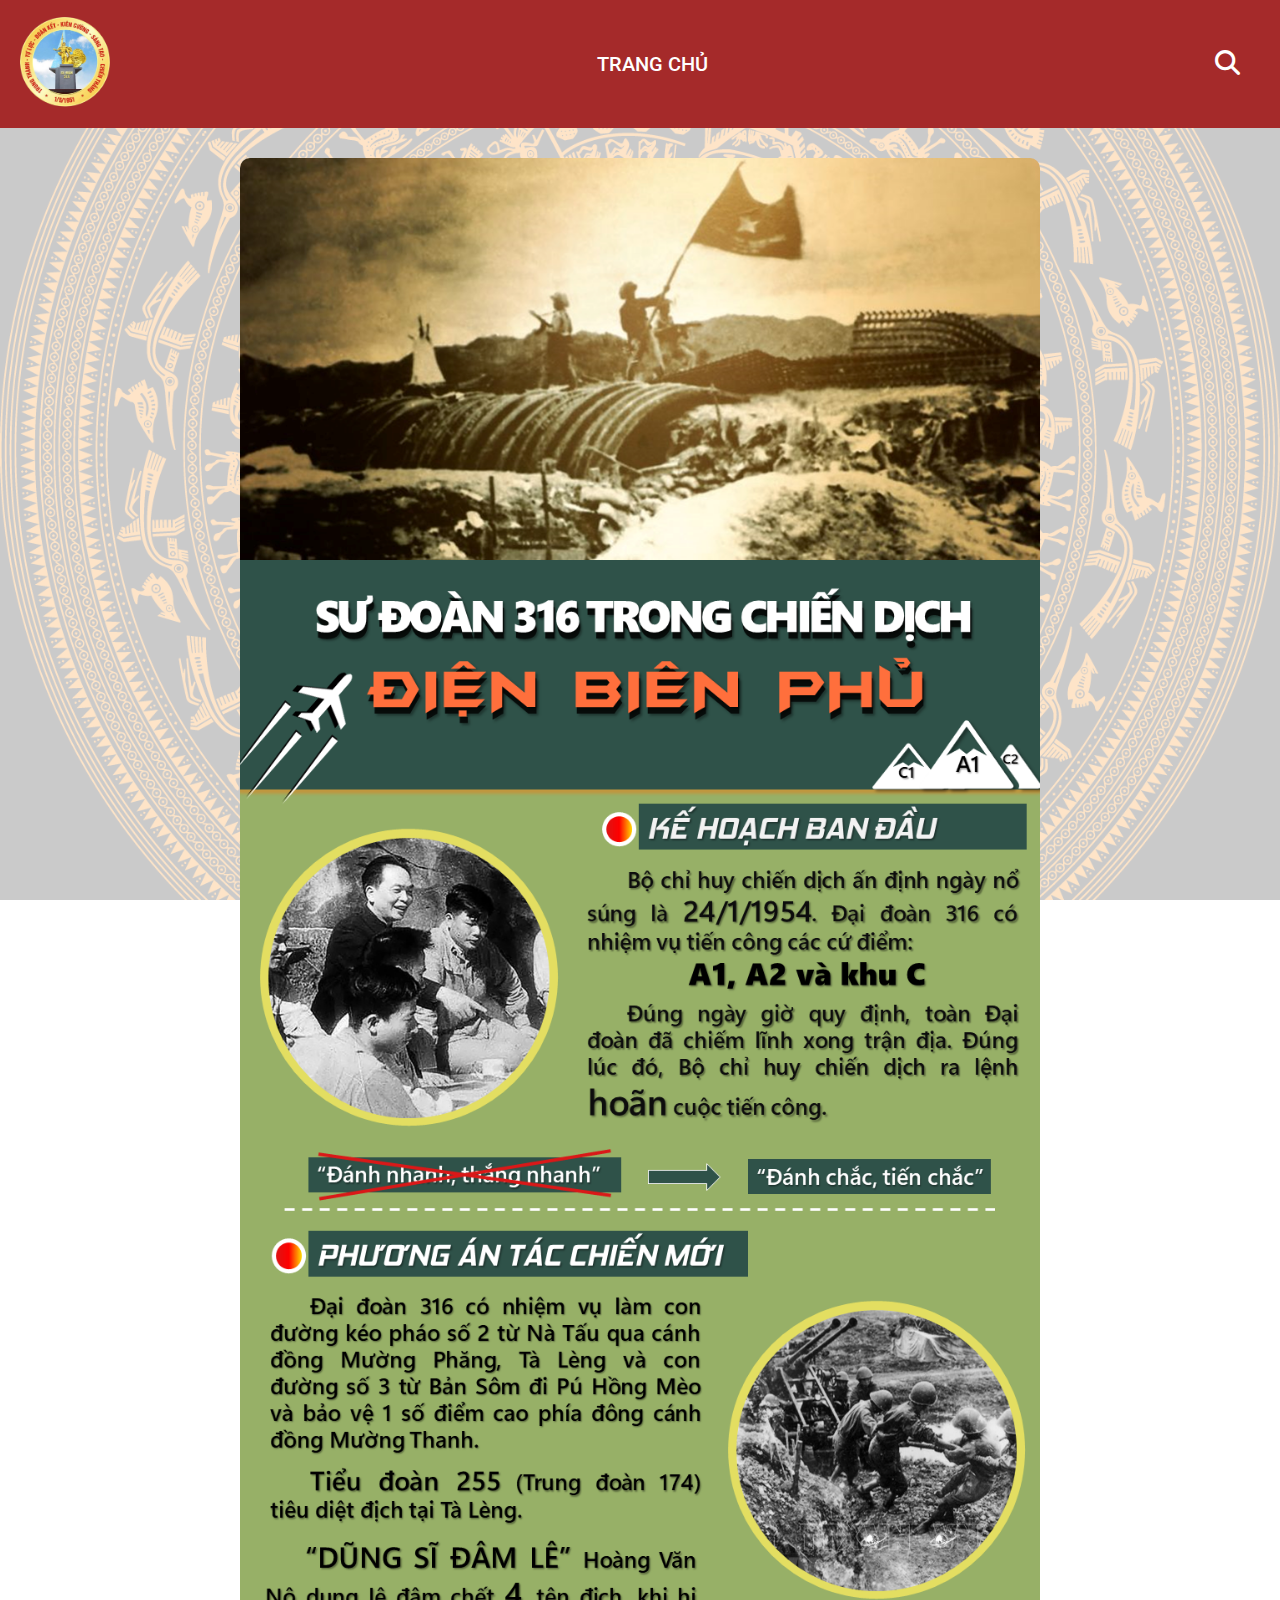
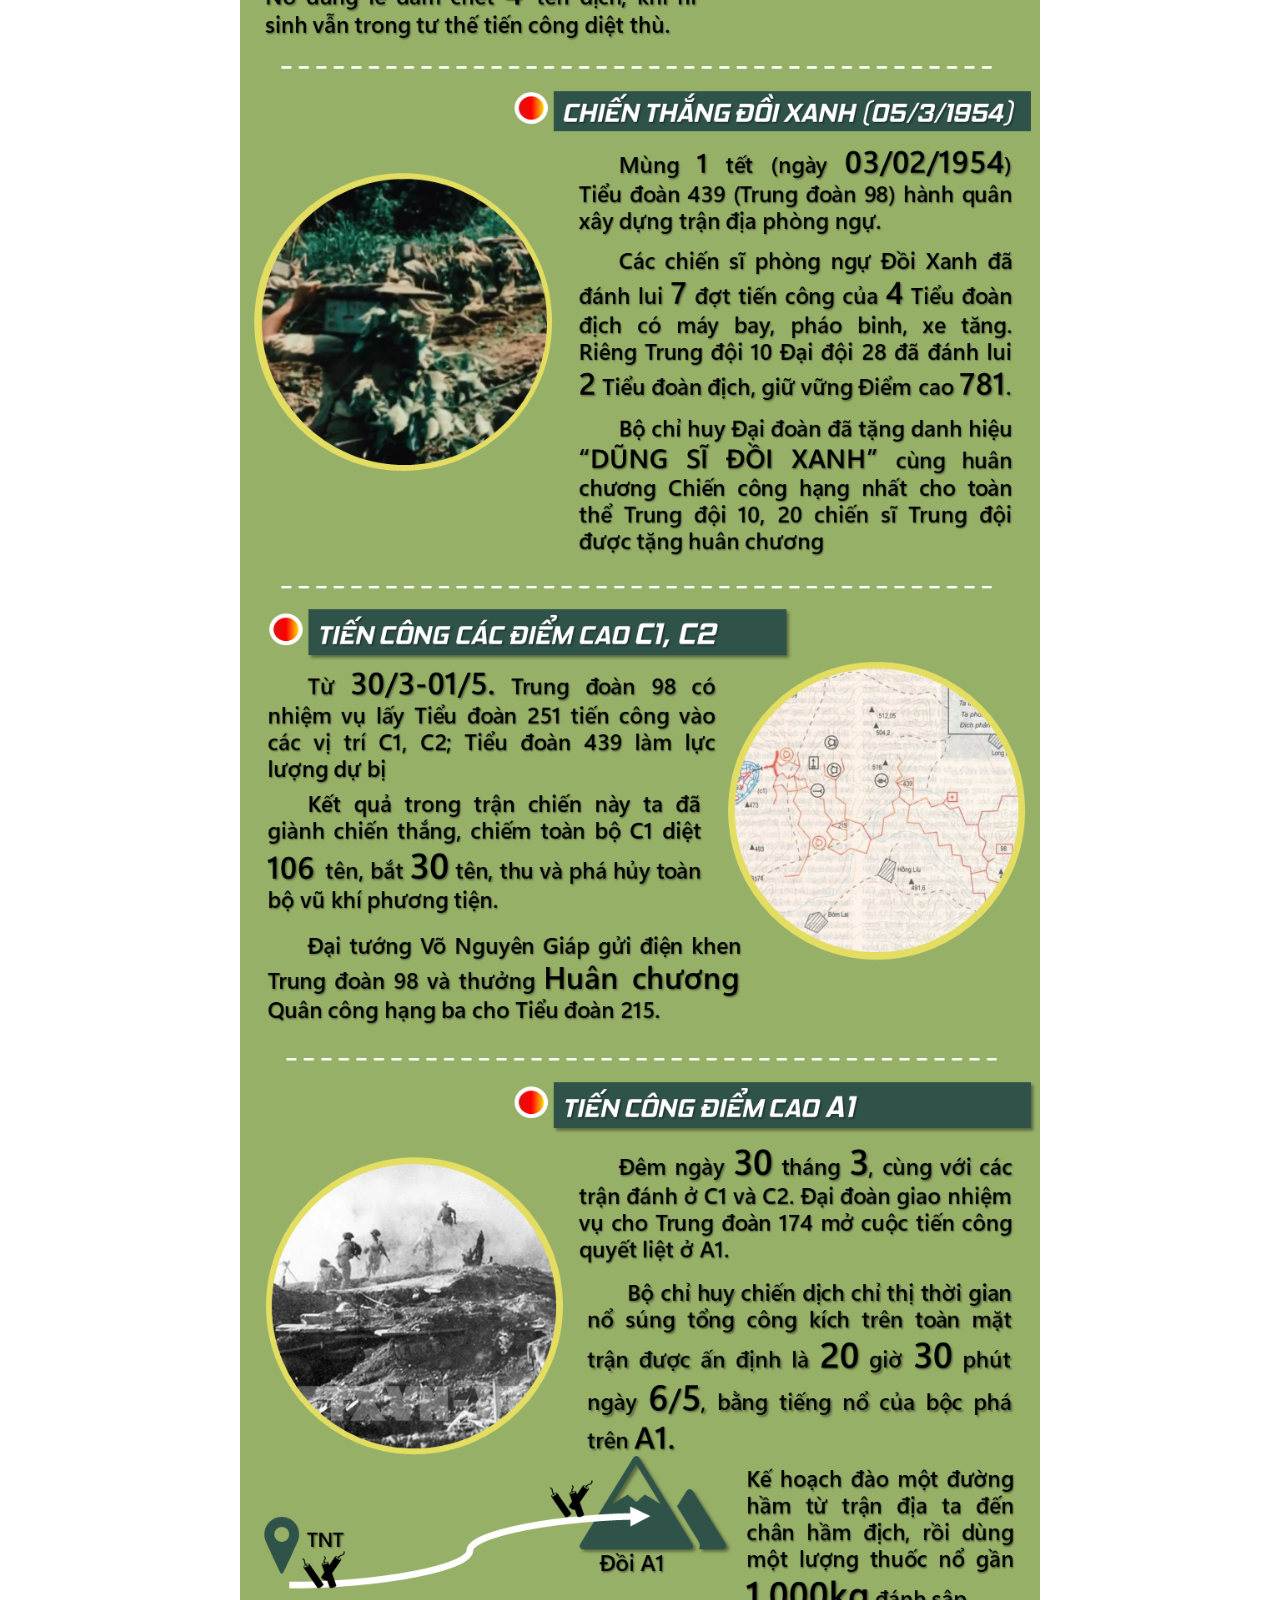
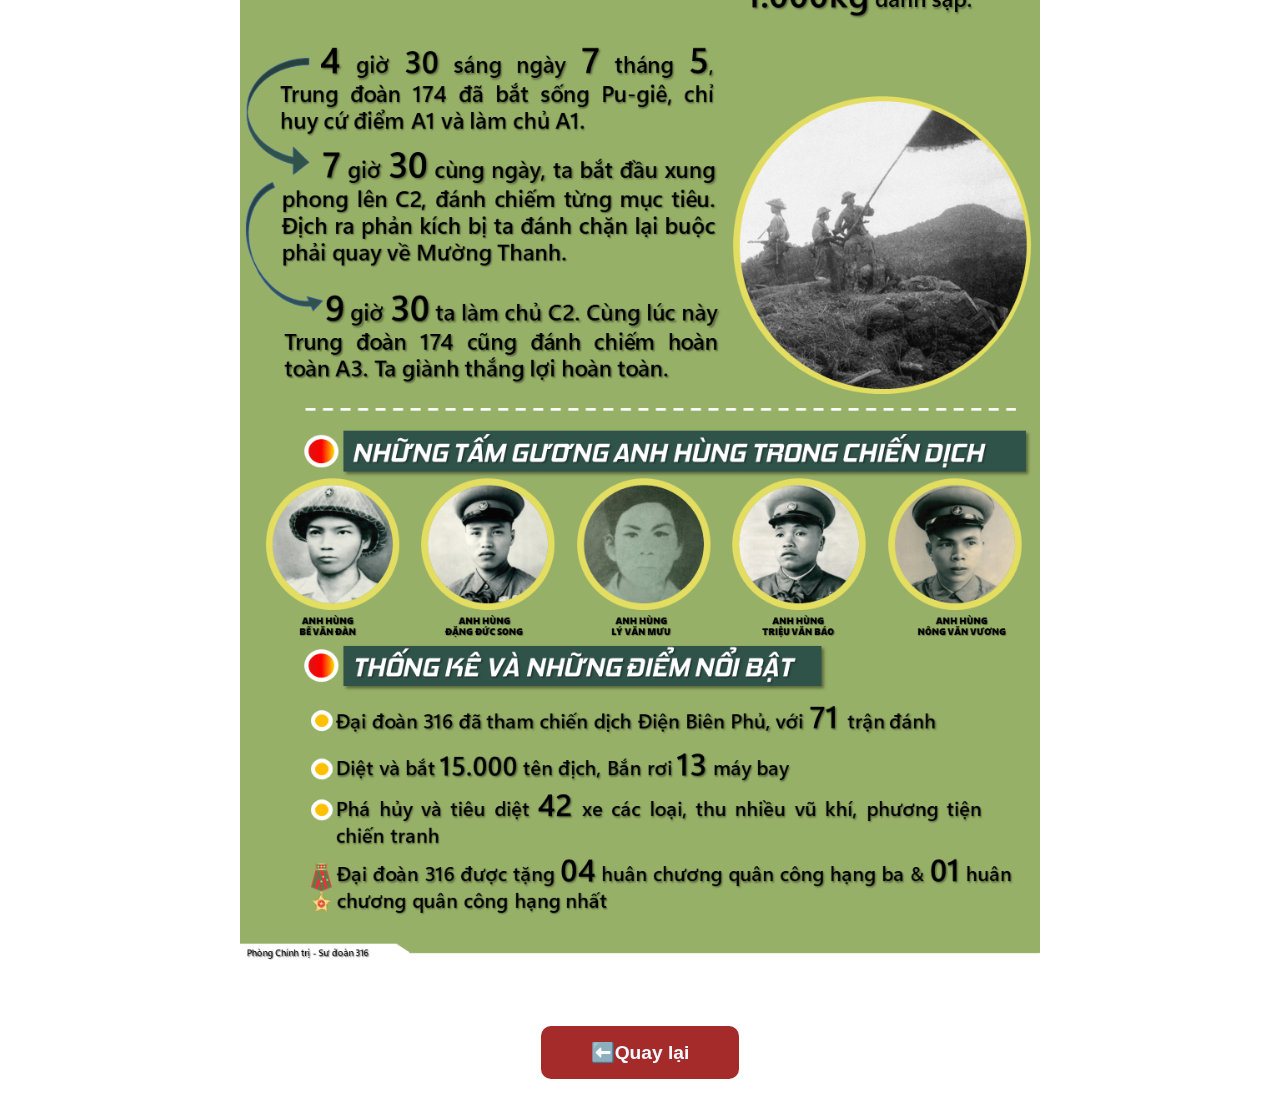
<file: pages/detail1/detail.html>
<!DOCTYPE html>
<html lang="en">
  <head>
    <meta charset="UTF-8" />
    <meta name="viewport" content="width=device-width, initial-scale=1.0" />
    <title>Detail Page</title>
    <!--  Font awearsome -->
    <link
      rel="stylesheet"
      href="https://cdnjs.cloudflare.com/ajax/libs/font-awesome/6.7.2/css/all.min.css"
      integrity="sha512-Evv84Mr4kqVGRNSgIGL/F/aIDqQb7xQ2vcrdIwxfjThSH8CSR7PBEakCr51Ck+w+/U6swU2Im1vVX0SVk9ABhg=="
      crossorigin="anonymous"
      referrerpolicy="no-referrer"
    />
    <!-- Font google -->
    <link
      href="https://fonts.googleapis.com/css2?family=Roboto:ital,wght@0,100..900;1,100..900&display=swap"
      rel="stylesheet"
    />

    <!-- Đường dẫn tới css -->
    <link rel="stylesheet" href="../../style.css" />
    <link rel="stylesheet" href="detail.css" />
  </head>
  <body>
    <header>
      <div class="logo">
        <a href="../../index.html"
          ><img src="../../assets/images/logo.png" alt="logo"
        /></a>
      </div>

      <nav class="header__navbar">
        <ul>
          <li><a href="../../index.html">TRANG CHỦ</a></li>
        </ul>
      </nav>

      <div class="header__info">
        <i class="fa fa-search"></i>
        <a class="cart" href="../../pages/cart/cart.html"></a>
      </div>
    </header>

    <div class="detail-container">
      <div class="detail">
        <div class="detail-image">
          <img src="../../assets/images/INFODBP.png" alt="INFODBP" />
        </div>
      </div>
    </div>
    <button class="BackBtn" onclick="goBack()">⬅️Quay lại</button>
    <script>
      function goBack() {
        window.history.back();
      }
    </script>
  </body>
</html>
</file>
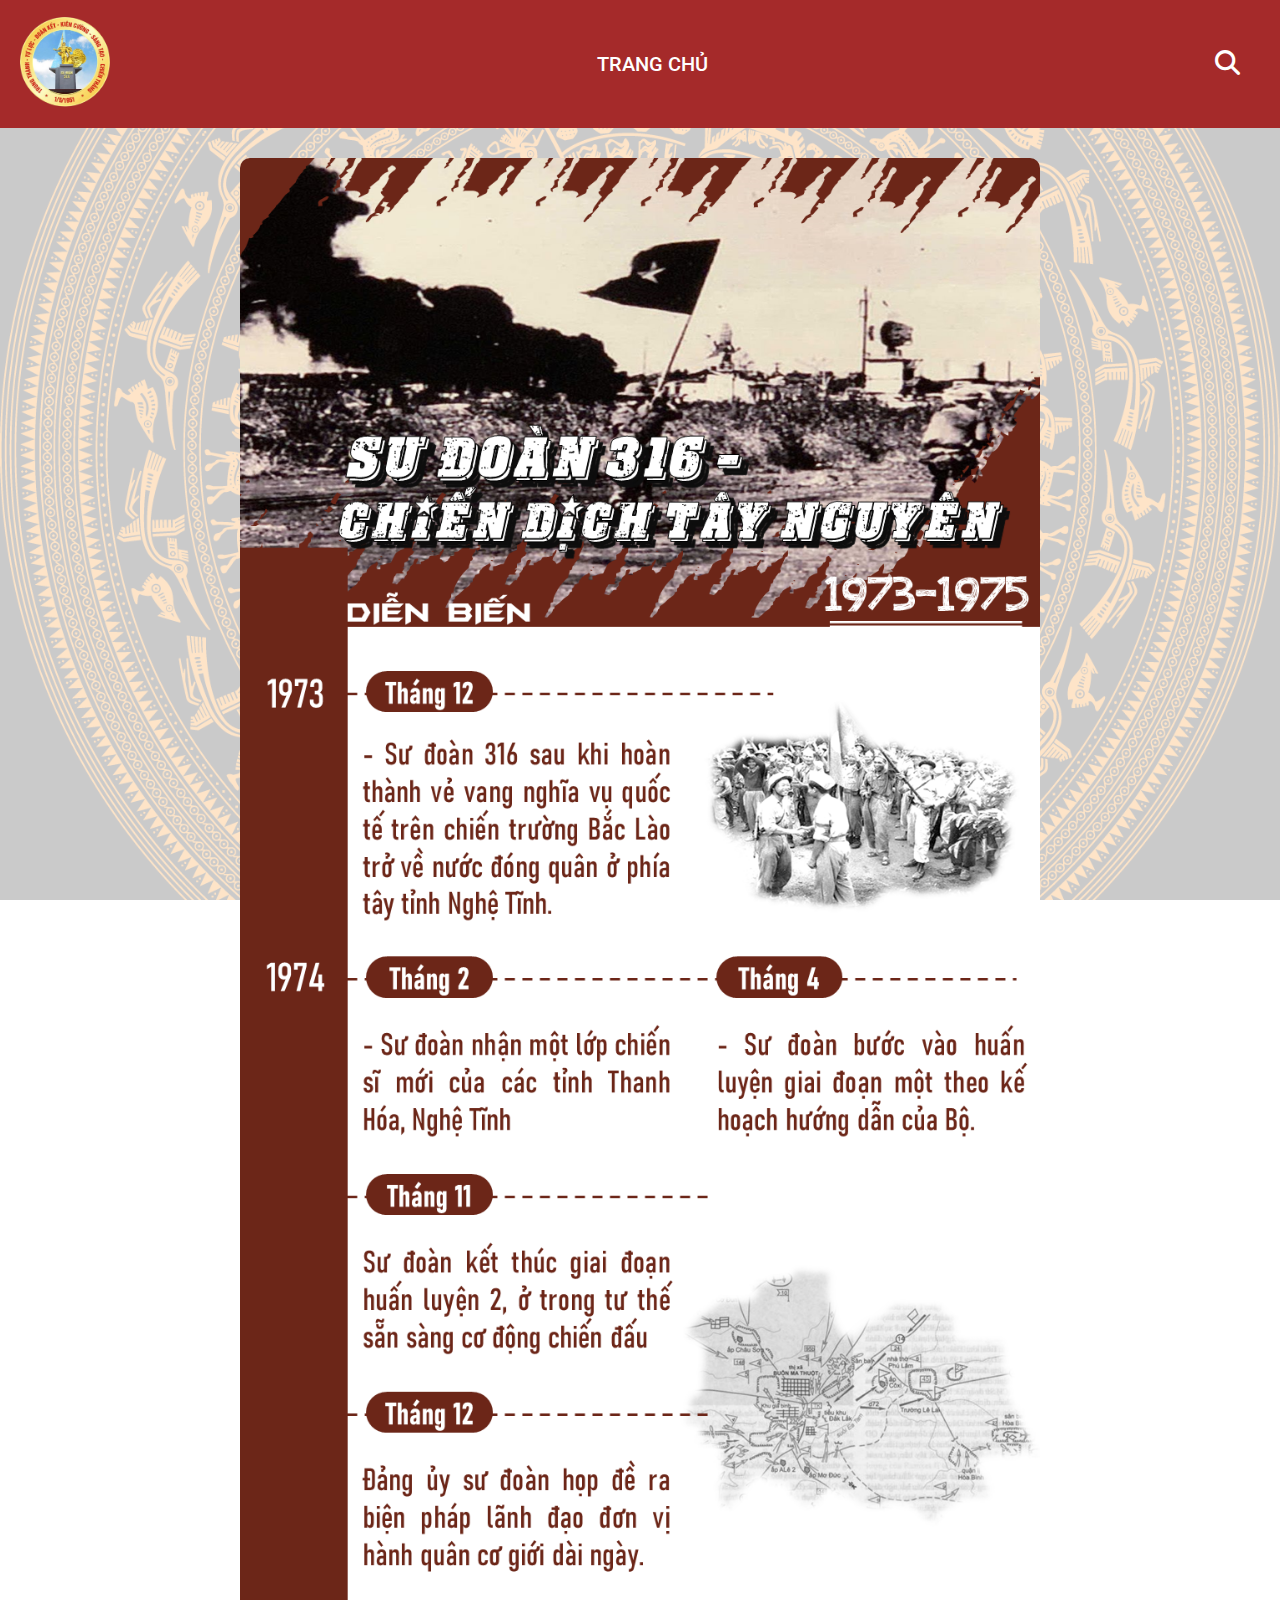
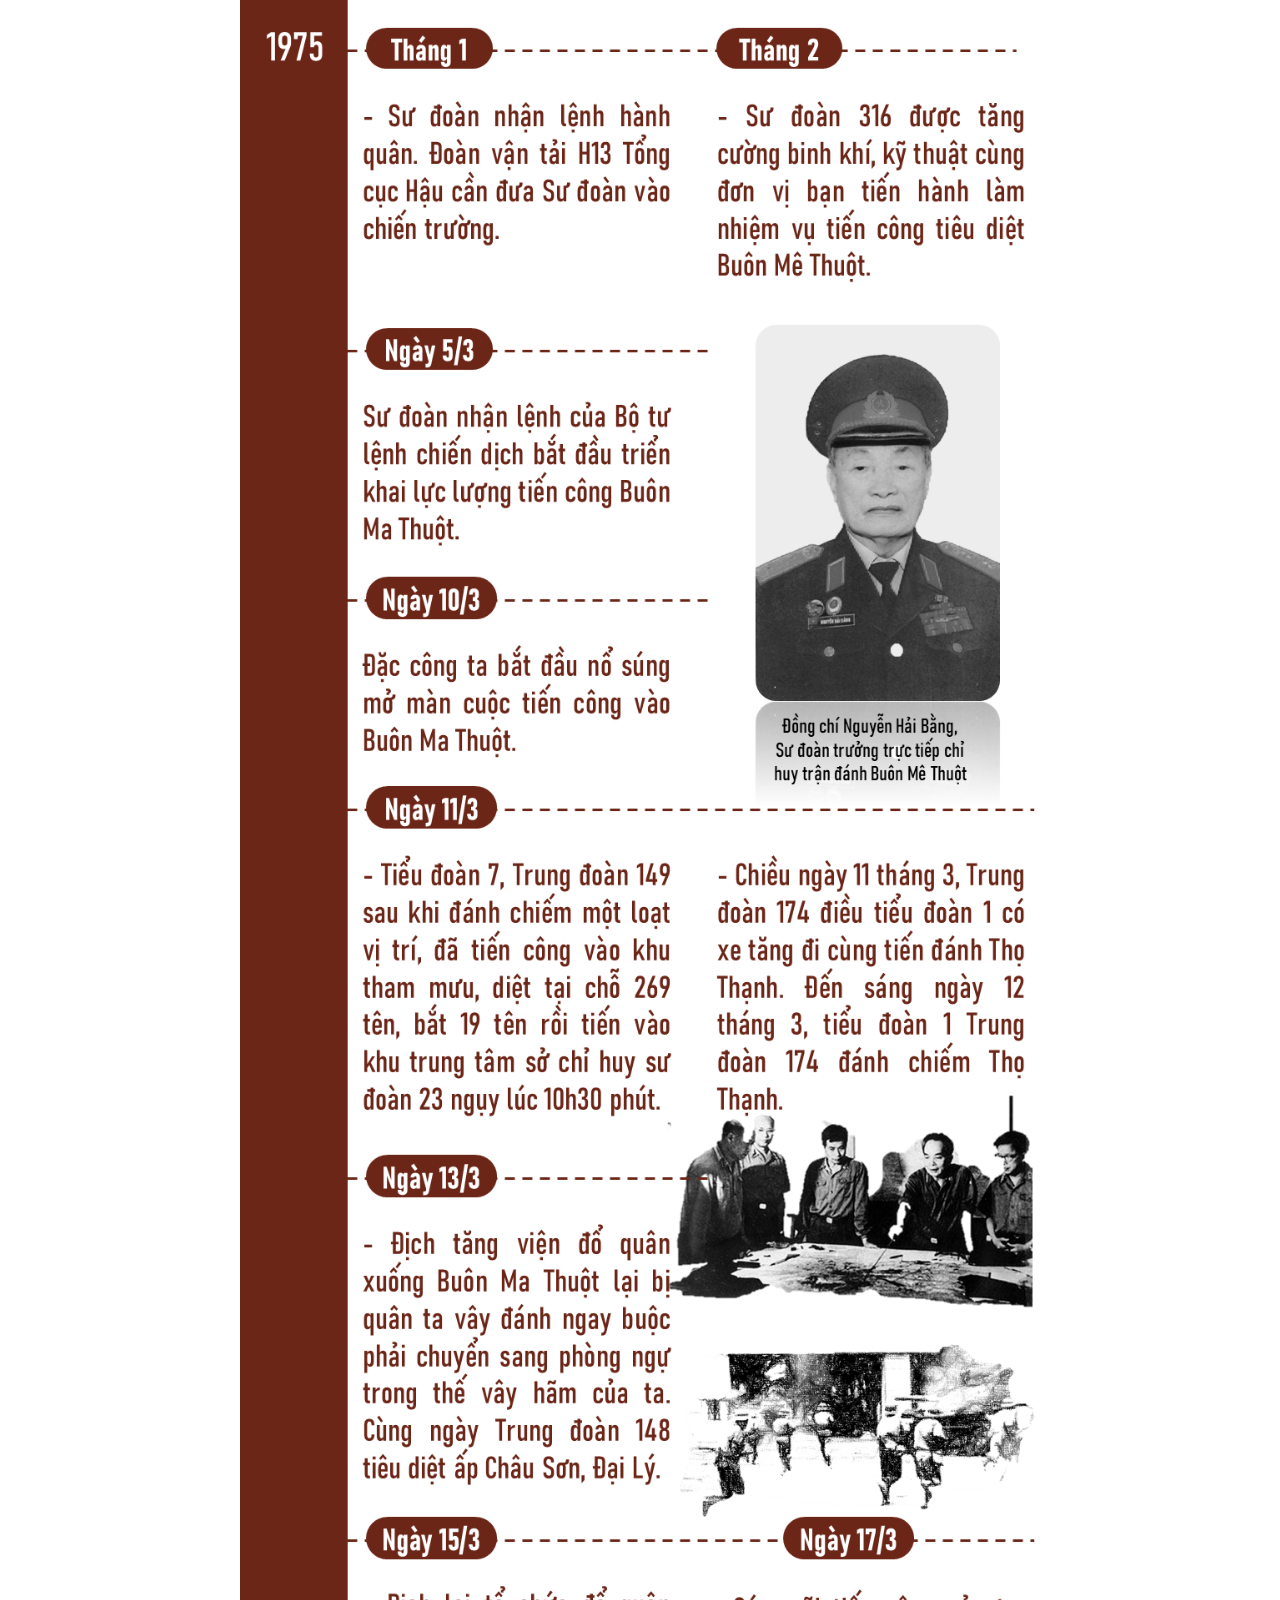
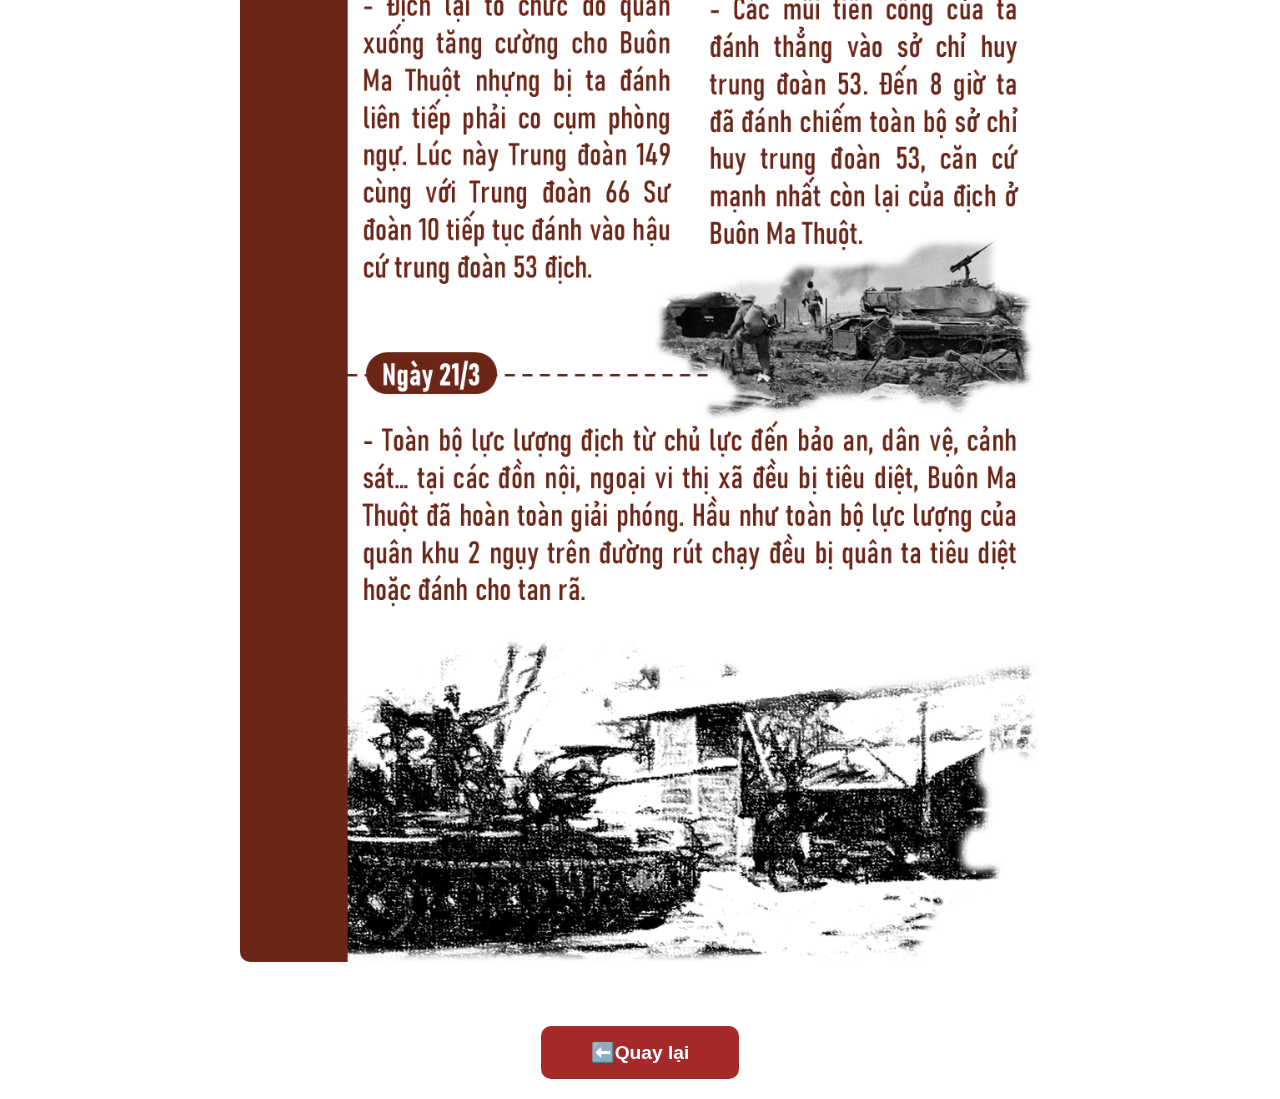
<file: pages/detail2/detail.html>
<!DOCTYPE html>
<html lang="en">
  <head>
    <meta charset="UTF-8" />
    <meta name="viewport" content="width=device-width, initial-scale=1.0" />
    <title>Detail Page</title>
    <!--  Font awearsome -->
    <link
      rel="stylesheet"
      href="https://cdnjs.cloudflare.com/ajax/libs/font-awesome/6.7.2/css/all.min.css"
      integrity="sha512-Evv84Mr4kqVGRNSgIGL/F/aIDqQb7xQ2vcrdIwxfjThSH8CSR7PBEakCr51Ck+w+/U6swU2Im1vVX0SVk9ABhg=="
      crossorigin="anonymous"
      referrerpolicy="no-referrer"
    />
    <!-- Font google -->
    <link
      href="https://fonts.googleapis.com/css2?family=Roboto:ital,wght@0,100..900;1,100..900&display=swap"
      rel="stylesheet"
    />

    <!-- Đường dẫn tới css -->
    <link rel="stylesheet" href="../../style.css" />
    <link rel="stylesheet" href="detail.css" />
  </head>
  <body>
    <header>
      <div class="logo">
        <a href="../../index.html"
          ><img src="../../assets/images/logo.png" alt="logo"
        /></a>
      </div>

      <nav class="header__navbar">
        <ul>
          <li><a href="../../index.html">TRANG CHỦ</a></li>
        </ul>
      </nav>

      <div class="header__info">
        <i class="fa fa-search"></i>
        <a class="cart" href="../../pages/cart/cart.html"></a>
      </div>
    </header>

    <div class="detail-container">
      <div class="detail">
        <div class="detail-image">
          <img
            src="../../assets/images/SƯ ĐOÀN 316 TRONG CHIẾN DỊCH TÂY NGUYÊN.png"
            alt="CDTN"
          />
        </div>
      </div>
    </div>
    <button class="BackBtn" onclick="goBack()">⬅️Quay lại</button>
    <script>
      function goBack() {
        window.history.back();
      }
    </script>
  </body>
</html>
</file>
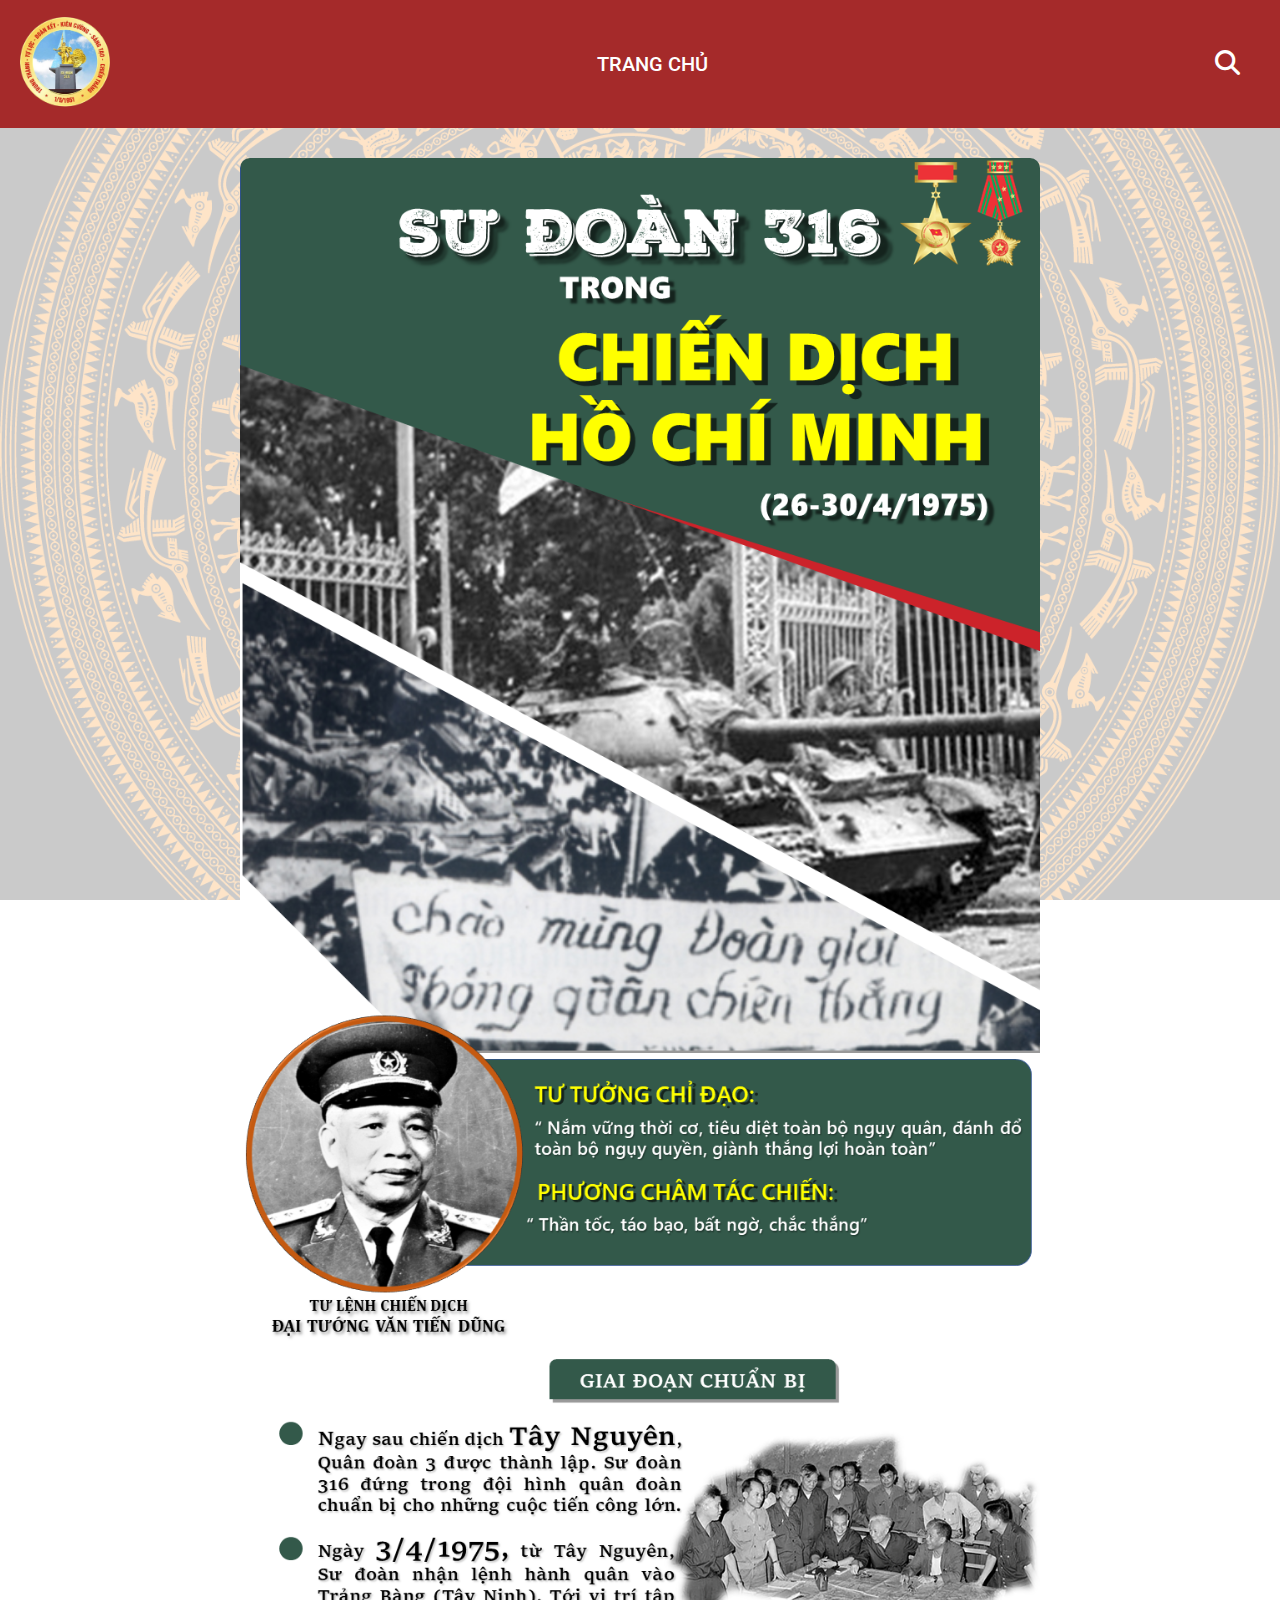
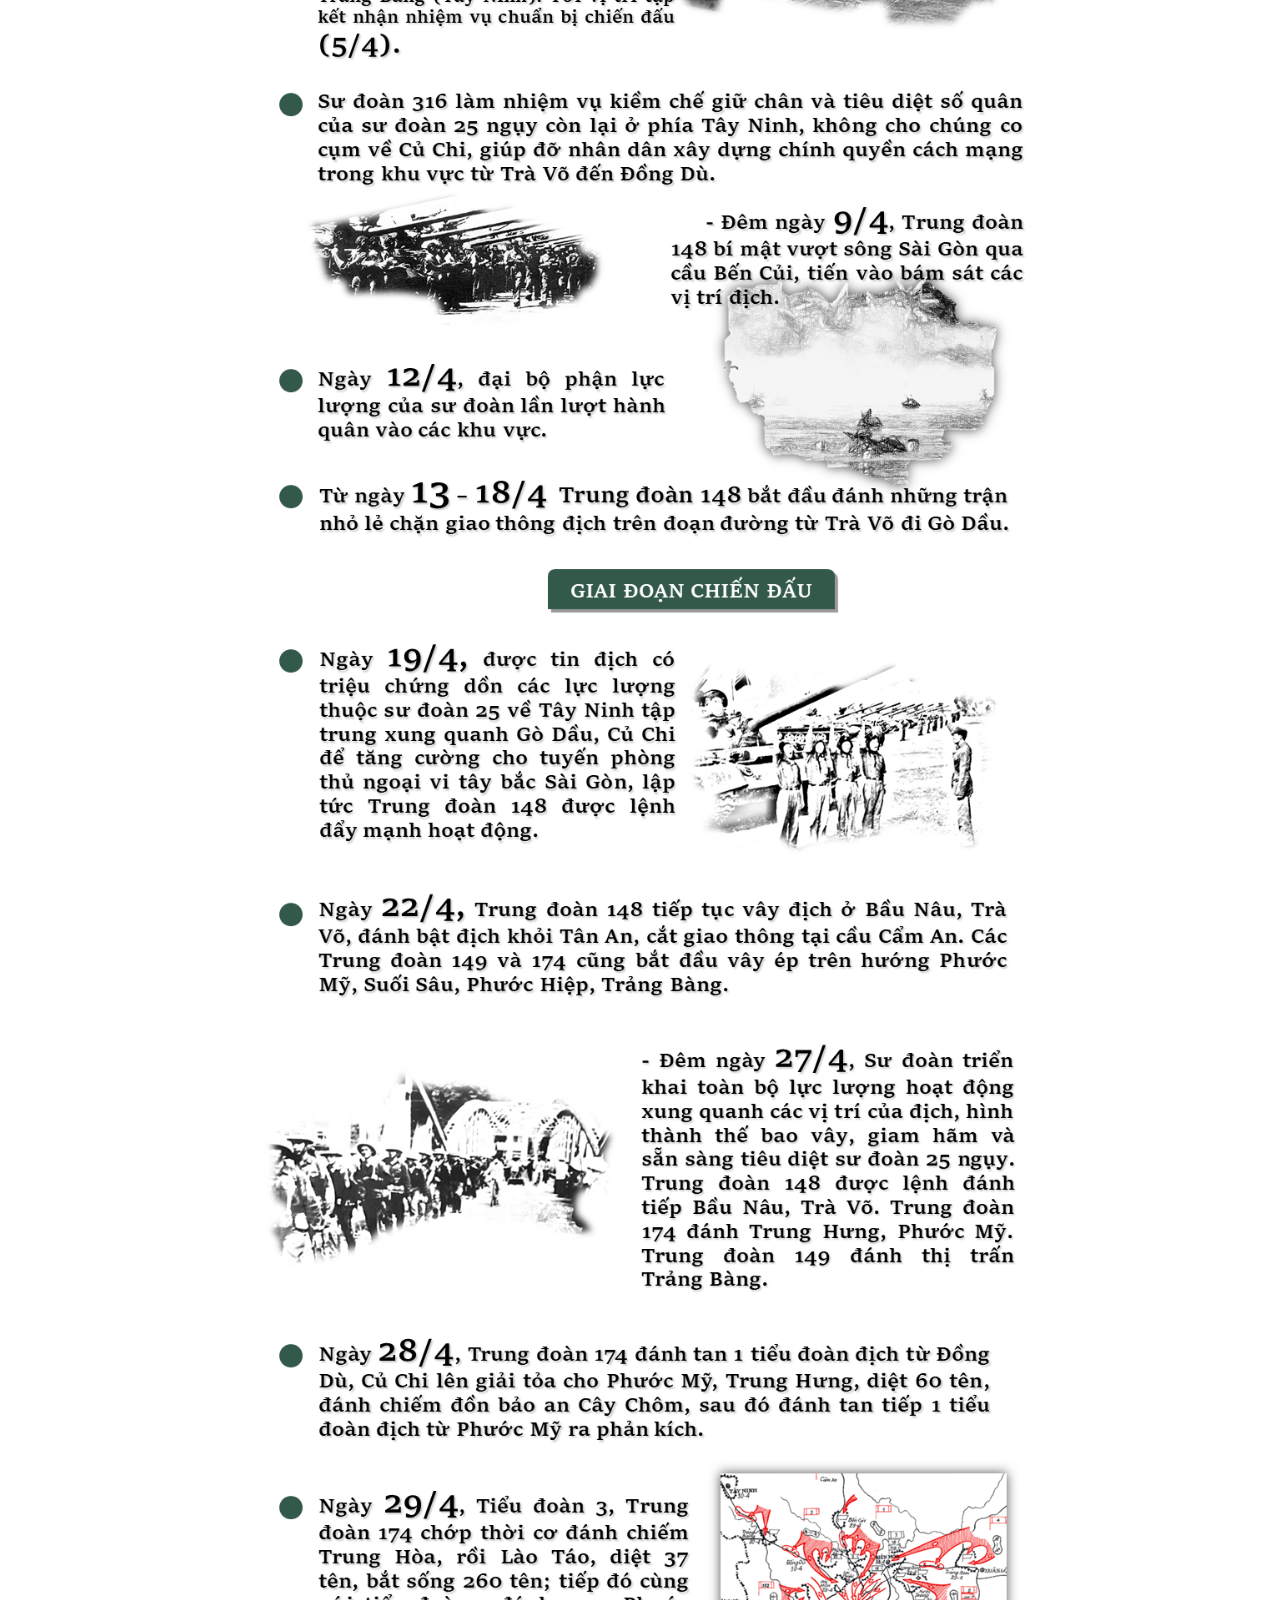
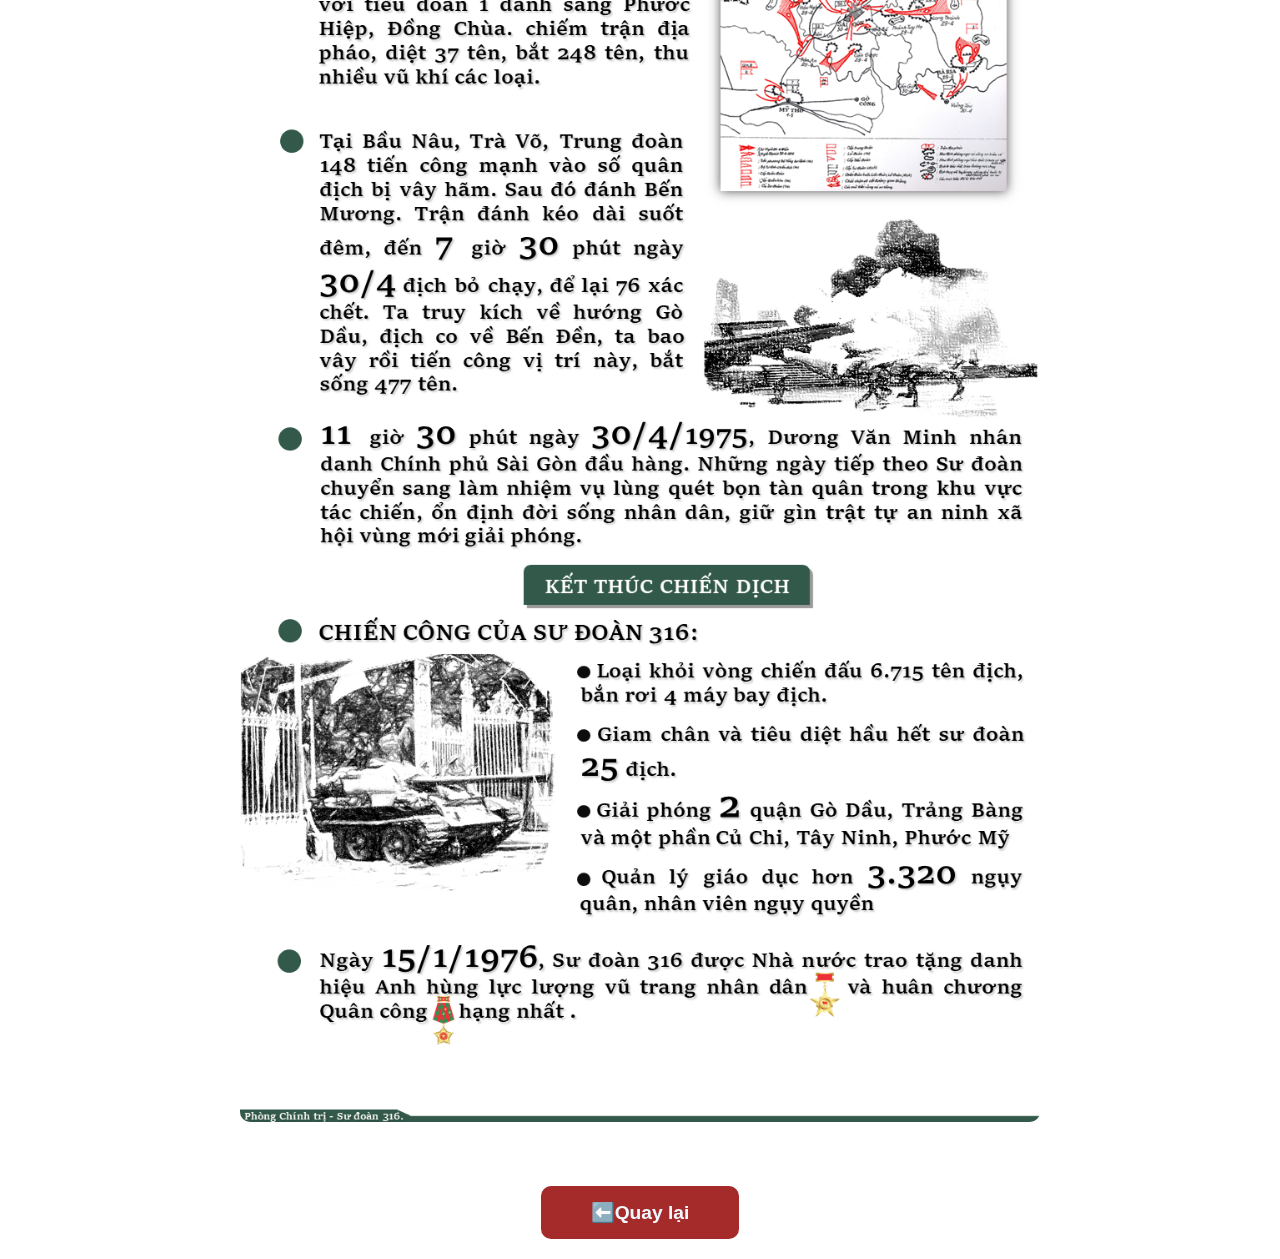
<file: pages/detail3/detail.html>
<!DOCTYPE html>
<html lang="en">
  <head>
    <meta charset="UTF-8" />
    <meta name="viewport" content="width=device-width, initial-scale=1.0" />
    <title>Detail Page</title>
    <!--  Font awearsome -->
    <link
      rel="stylesheet"
      href="https://cdnjs.cloudflare.com/ajax/libs/font-awesome/6.7.2/css/all.min.css"
      integrity="sha512-Evv84Mr4kqVGRNSgIGL/F/aIDqQb7xQ2vcrdIwxfjThSH8CSR7PBEakCr51Ck+w+/U6swU2Im1vVX0SVk9ABhg=="
      crossorigin="anonymous"
      referrerpolicy="no-referrer"
    />
    <!-- Font google -->
    <link
      href="https://fonts.googleapis.com/css2?family=Roboto:ital,wght@0,100..900;1,100..900&display=swap"
      rel="stylesheet"
    />

    <!-- Đường dẫn tới css -->
    <link rel="stylesheet" href="../../style.css" />
    <link rel="stylesheet" href="detail.css" />
  </head>
  <body>
    <header>
      <div class="logo">
        <a href="../../index.html"
          ><img src="../../assets/images/logo.png" alt="logo"
        /></a>
      </div>

      <nav class="header__navbar">
        <ul>
          <li><a href="../../index.html">TRANG CHỦ</a></li>
        </ul>
      </nav>

      <div class="header__info">
        <i class="fa fa-search"></i>
        <a class="cart" href="../../pages/cart/cart.html"></a>
      </div>
    </header>

    <div class="detail-container">
      <div class="detail">
        <div class="detail-image">
          <img
            src="/assets/images/SƯ ĐOÀN 316 TRONG CHIẾN DỊCH HCM.png"
            alt="HCM"
          />
        </div>
      </div>
    </div>
    <button class="BackBtn" onclick="goBack()">⬅️Quay lại</button>
    <script>
      function goBack() {
        window.history.back();
      }
    </script>
  </body>
</html>
</file>
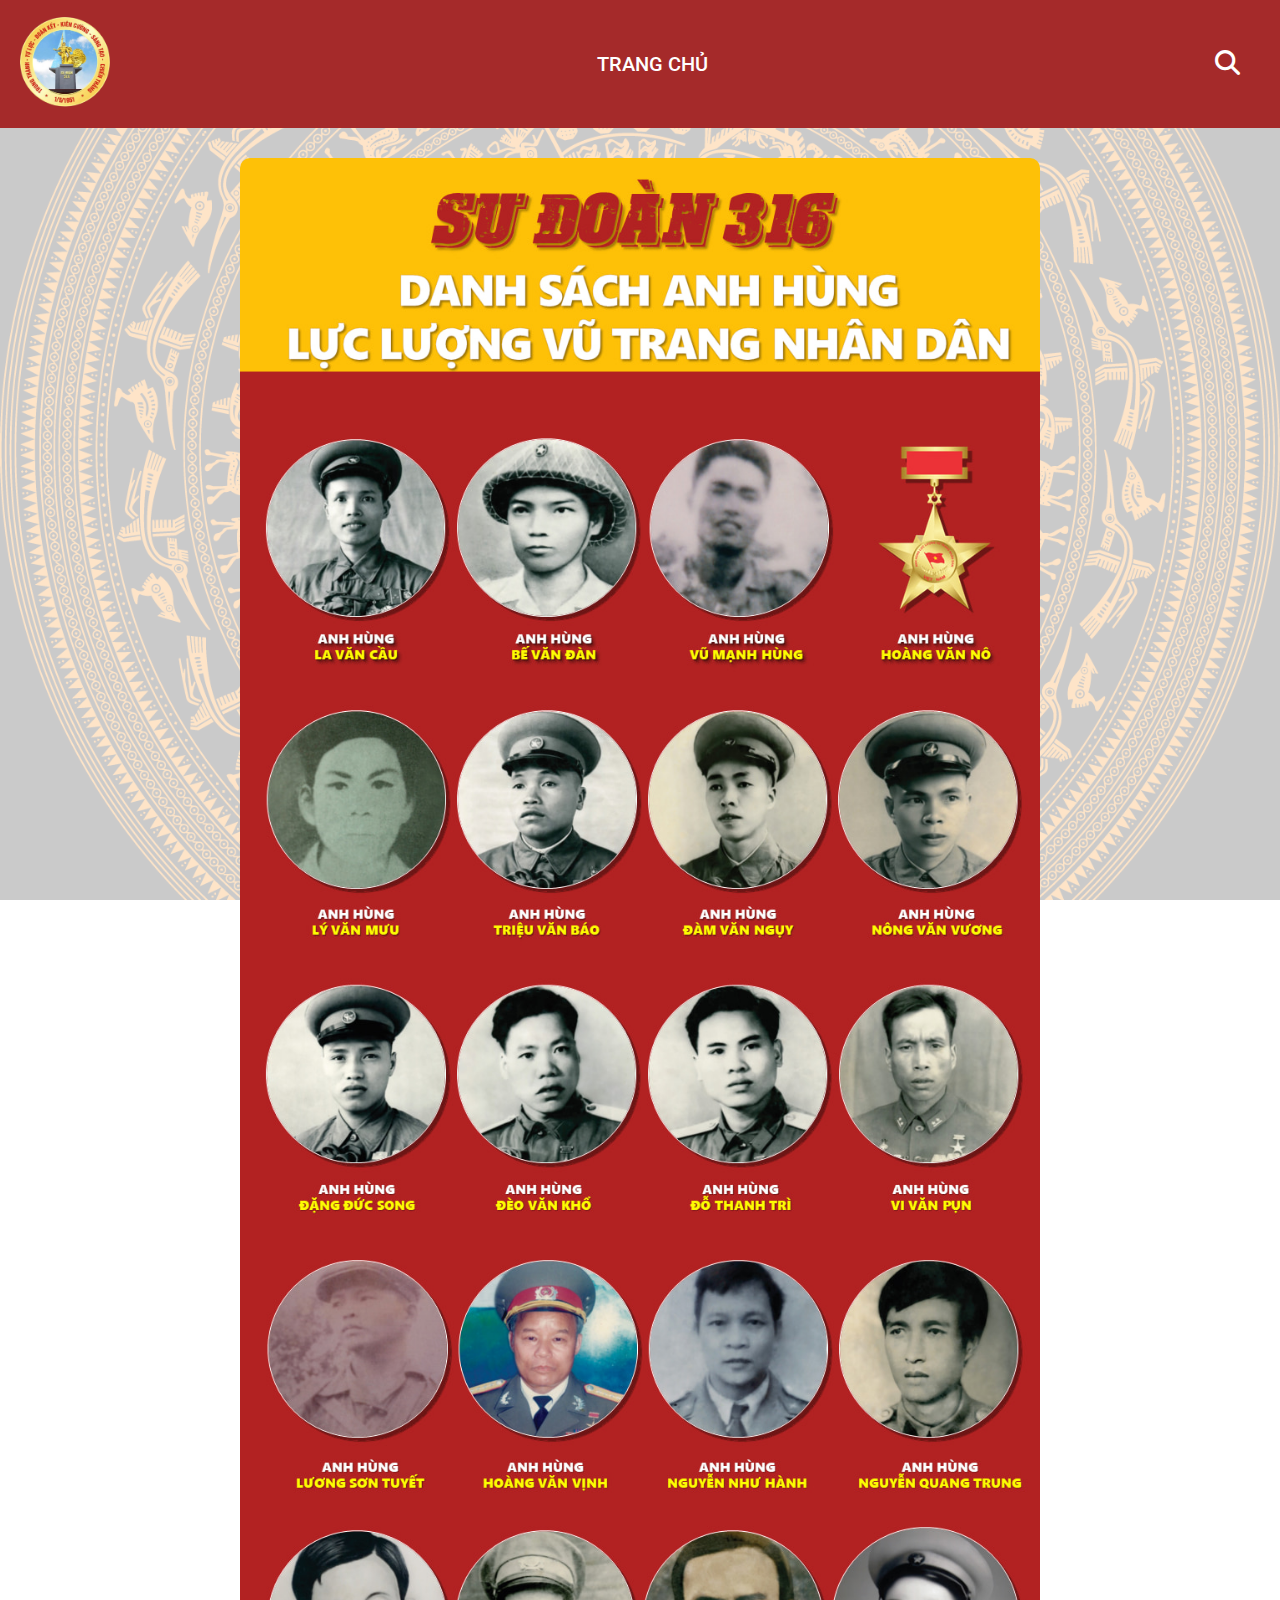
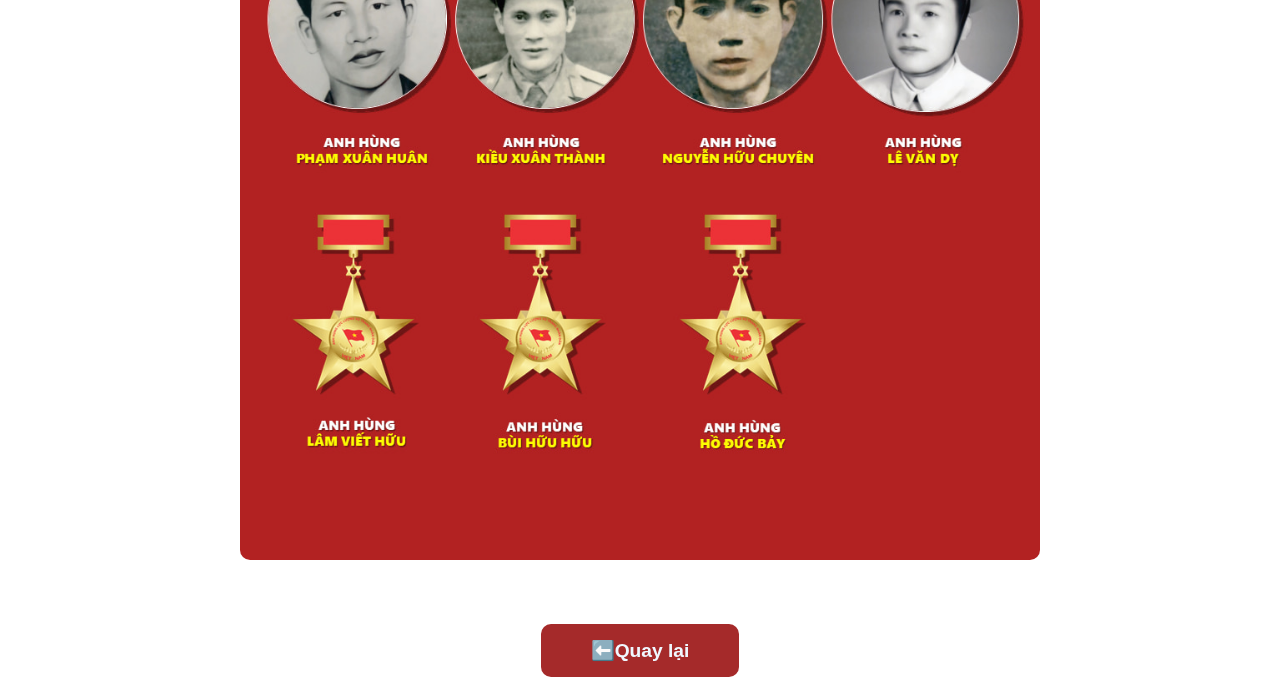
<file: pages/detail5/detail.html>
<!DOCTYPE html>
<html lang="en">
  <head>
    <meta charset="UTF-8" />
    <meta name="viewport" content="width=device-width, initial-scale=1.0" />
    <title>Detail Page</title>
    <!--  Font awearsome -->
    <link
      rel="stylesheet"
      href="https://cdnjs.cloudflare.com/ajax/libs/font-awesome/6.7.2/css/all.min.css"
      integrity="sha512-Evv84Mr4kqVGRNSgIGL/F/aIDqQb7xQ2vcrdIwxfjThSH8CSR7PBEakCr51Ck+w+/U6swU2Im1vVX0SVk9ABhg=="
      crossorigin="anonymous"
      referrerpolicy="no-referrer"
    />
    <!-- Font google -->
    <link
      href="https://fonts.googleapis.com/css2?family=Roboto:ital,wght@0,100..900;1,100..900&display=swap"
      rel="stylesheet"
    />

    <!-- Đường dẫn tới css -->
    <link rel="stylesheet" href="../../style.css" />
    <link rel="stylesheet" href="detail.css" />
  </head>
  <body>
    <header>
      <div class="logo">
        <a href="../../index.html"
          ><img src="../../assets/images/logo.png" alt="logo"
        /></a>
      </div>

      <nav class="header__navbar">
        <ul>
          <li><a href="../../index.html">TRANG CHỦ</a></li>
        </ul>
      </nav>

      <div class="header__info">
        <i class="fa fa-search"></i>
        <a class="cart" href="../../pages/cart/cart.html"></a>
      </div>
    </header>

    <div class="detail-container">
      <div class="detail">
        <div class="detail-image">
          <img src="/assets/images/AHLLVTND.jpg" alt="AHLLVTND" />
        </div>
      </div>
    </div>
    <button class="BackBtn" onclick="goBack()">⬅️Quay lại</button>
    <script>
      function goBack() {
        window.history.back();
      }
    </script>
  </body>
</html>
</file>
<file: style.css>
* {
  padding: 0;
  margin: 0;
  box-sizing: border-box;
}

html,
body {
  font-family: "Roboto", sans-serif;
}
body::before {
  content: "";
  background: url("assets/images/trongdong.png") center/cover no-repeat;
  position: fixed;
  top: 0;
  left: 0;
  right: 0;
  bottom: 0;
  z-index: -1;
  opacity: 0.3;
  background-color: #525151;
}
/* HEADER */
header {
  background-color: brown;
  display: flex;
  justify-content: space-between;
  align-items: center;
  padding: 5px 20px;
}
header .logo {
  width: 90px;
}
.logo img {
  width: 100%;
}
.header__navbar ul {
  list-style: none;
  display: flex;
}
.header__navbar ul li a {
  text-decoration: none;
  padding: 20px;
  font-size: 20px;
  color: #ffffff;
  font-weight: 500;
}
.header__navbar ul li a:hover {
  color: rgb(255, 244, 89);
  text-decoration: underline;
}
.header__info {
  display: flex;
}
.header__info > a {
  color: #000;
}
.header__info > a:hover {
  color: red;
}
.header__info i {
  font-size: 25px;
  margin: 15px;
  padding: 5px;
  color: #fff;
}
.header__info i:hover {
  color: rgb(255, 244, 89);
}
.cart {
  position: relative;
}

/* Product */
.products {
  width: 80%;
  position: relative;
  display: flex;
  align-items: center;
  justify-content: flex-start;
  gap: 60px;
  flex-wrap: wrap;
  margin: 80px auto;
  color: #140303;
}
.product-item {
  width: 350px;
  height: 550px;
  padding: 15px;
  box-shadow: 7px 4px 15px 2px rgba(212, 65, 65, 0.4);
  display: flex;
  flex-direction: column;
  align-items: center;
  justify-content: center;
  gap: 20px;
  overflow: hidden;
  margin-bottom: 20px;
  background-color: #97b067;
  border-radius: 20px;
}
.product-item img {
  width: 300px;
  height: 300px;
  object-fit: contain;
  border-radius: 10px;
}
.products-info {
  width: 100%;
  display: flex;
  flex-direction: column;
  gap: 10px;
}
.products-info h3 {
  font-size: 27px;
}
.products-info a {
  text-decoration: none;
  width: 90%;
  background-color: rgb(37, 89, 185);
  text-align: center;
  padding: 10px;
  font-size: 17px;
  color: #fff;
  margin: 15px auto;
  font-weight: 500;
}
.products-info a:hover {
  color: rgb(255, 244, 89);
}
footer {
  background-color: bisque;
  padding: 10px;
}
.copyright {
  text-align: center;
  padding-top: 20px;
}
</file>
<file: pages/detail1/detail.css>
* {
  padding: 0;
  margin: 0;
  box-sizing: border-box;
}
.detail-container {
  width: 100%;
  margin: 20px auto 50px;
}
.detail {
  display: flex;
  justify-content: center;
  align-items: center;
}
.detail-image {
  width: 800px;
  margin: 10px;
}
.detail-image img {
  width: 100%;
  height: auto;
  border-radius: 10px;
}

.BackBtn {
  padding: 15px 50px;
  font-size: 1.2rem;
  font-weight: bold;
  border-radius: 10px;
  border: none;
  background-color: brown;
  color: aliceblue;
  display: block;
  margin: 0 auto 20px;
  transition: all 0.3s;
  cursor: pointer;
}
.BackBtn:hover {
  background-color: #042236;
}
</file>
<file: pages/detail2/detail.css>
* {
  padding: 0;
  margin: 0;
  box-sizing: border-box;
}
.detail-container {
  width: 100%;
  margin: 20px auto 50px;
}
.detail {
  display: flex;
  justify-content: center;
  align-items: center;
}
.detail-image {
  width: 800px;
  margin: 10px;
}
.detail-image img {
  width: 100%;
  height: auto;
  border-radius: 10px;
}

.BackBtn {
  padding: 15px 50px;
  font-size: 1.2rem;
  font-weight: bold;
  border-radius: 10px;
  border: none;
  background-color: brown;
  color: aliceblue;
  display: block;
  margin: 0 auto 20px;
  transition: all 0.3s;
  cursor: pointer;
}
.BackBtn:hover {
  background-color: #042236;
}
</file>
<file: pages/detail3/detail.css>
* {
  padding: 0;
  margin: 0;
  box-sizing: border-box;
}
.detail-container {
  width: 100%;
  margin: 20px auto 50px;
}
.detail {
  display: flex;
  justify-content: center;
  align-items: center;
}
.detail-image {
  width: 800px;
  margin: 10px;
}
.detail-image img {
  width: 100%;
  height: auto;
  border-radius: 10px;
}

.BackBtn {
  padding: 15px 50px;
  font-size: 1.2rem;
  font-weight: bold;
  border-radius: 10px;
  border: none;
  background-color: brown;
  color: aliceblue;
  display: block;
  margin: 0 auto 20px;
  transition: all 0.3s;
  cursor: pointer;
}
.BackBtn:hover {
  background-color: #042236;
}
</file>
<file: pages/detail5/detail.css>
* {
  padding: 0;
  margin: 0;
  box-sizing: border-box;
}
.detail-container {
  width: 100%;
  margin: 20px auto 50px;
}
.detail {
  display: flex;
  justify-content: center;
  align-items: center;
}
.detail-image {
  width: 800px;
  margin: 10px;
}
.detail-image img {
  width: 100%;
  height: auto;
  border-radius: 10px;
}

.BackBtn {
  padding: 15px 50px;
  font-size: 1.2rem;
  font-weight: bold;
  border-radius: 10px;
  border: none;
  background-color: brown;
  color: aliceblue;
  display: block;
  margin: 0 auto 20px;
  transition: all 0.3s;
  cursor: pointer;
}
.BackBtn:hover {
  background-color: #042236;
}
</file>
